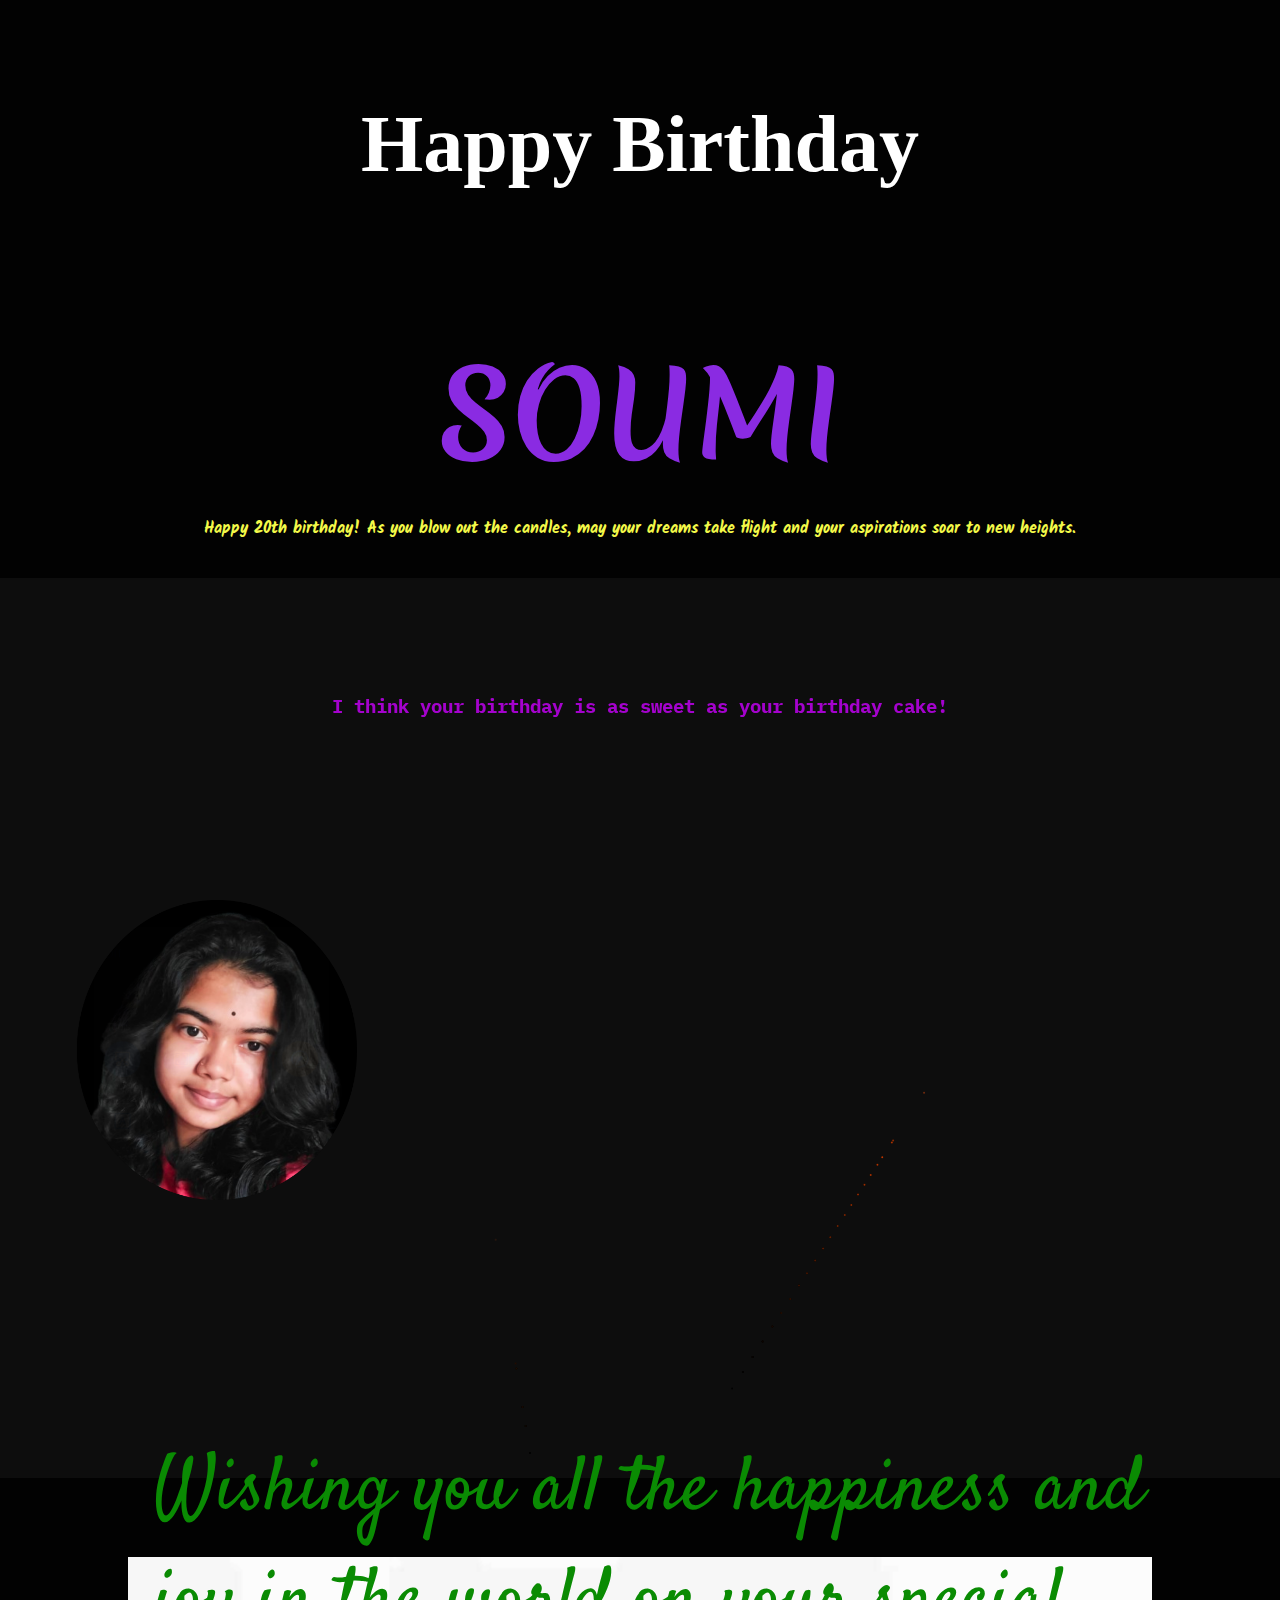
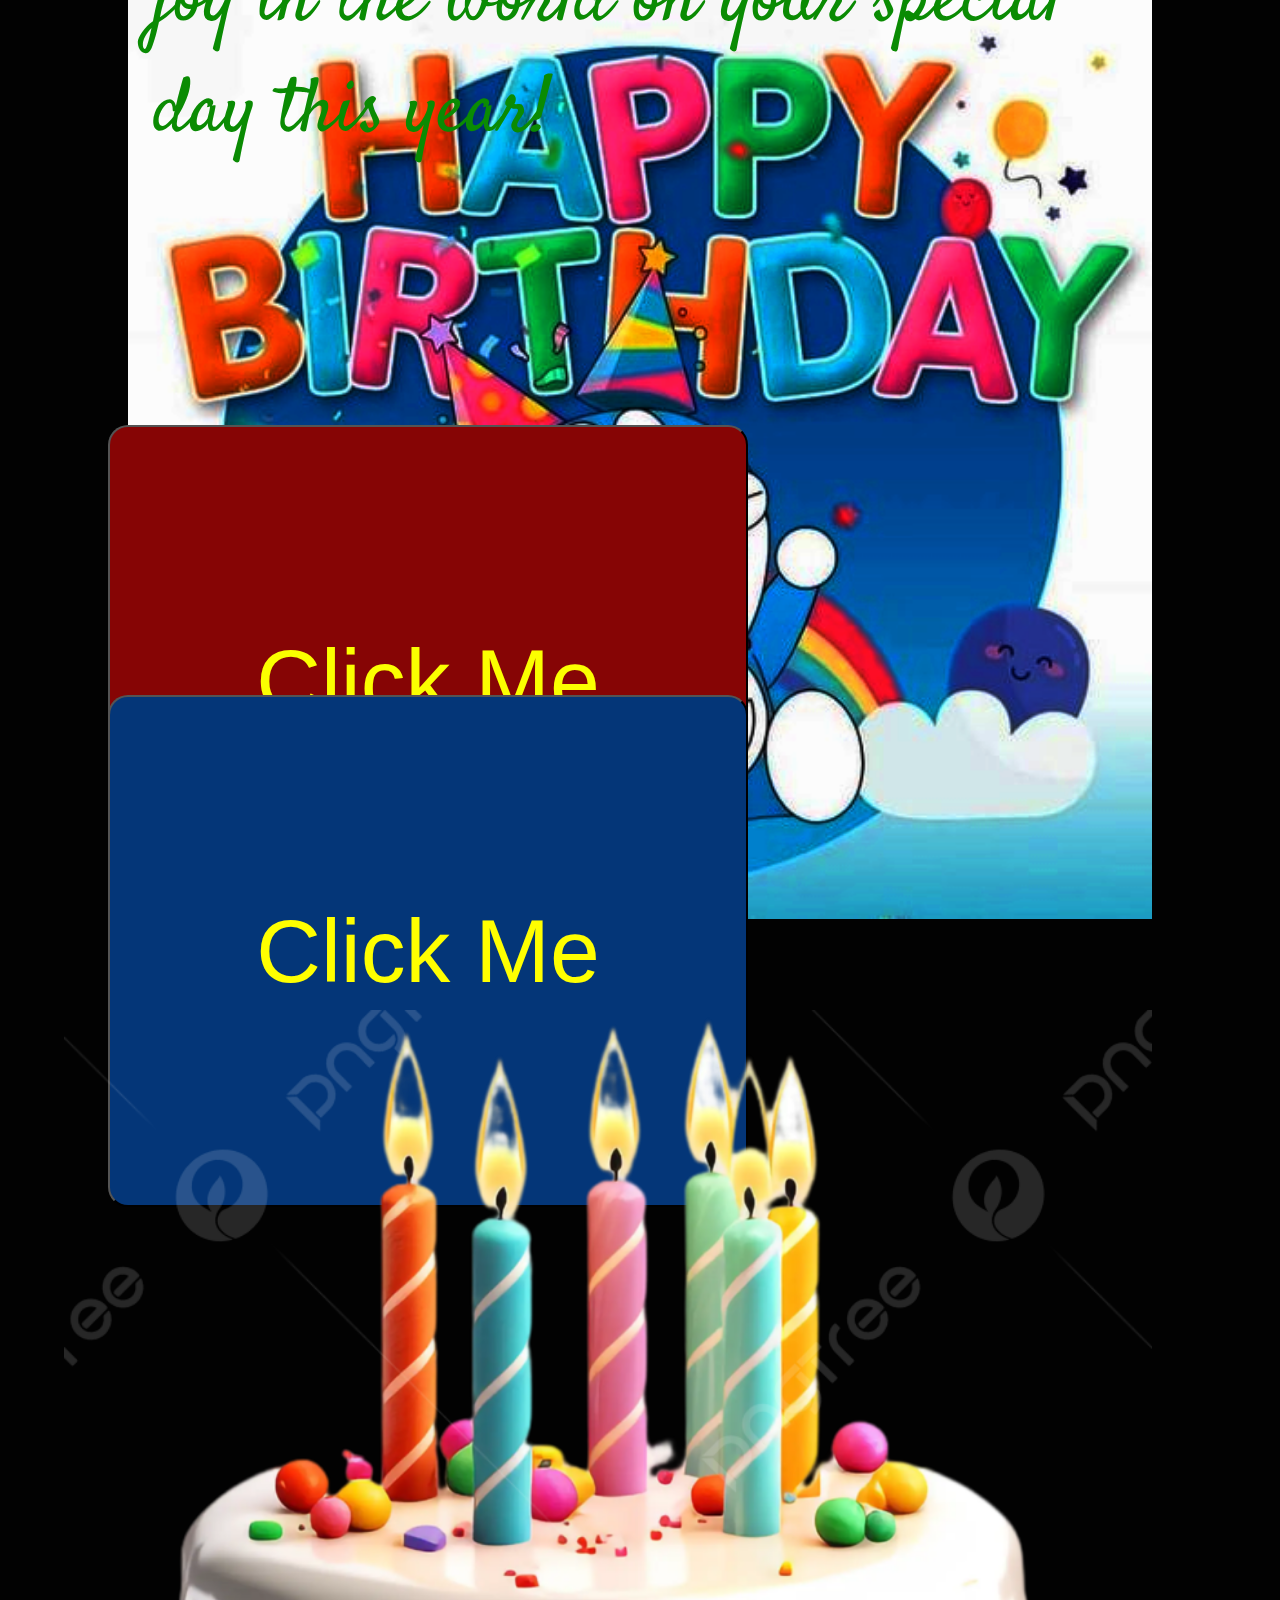
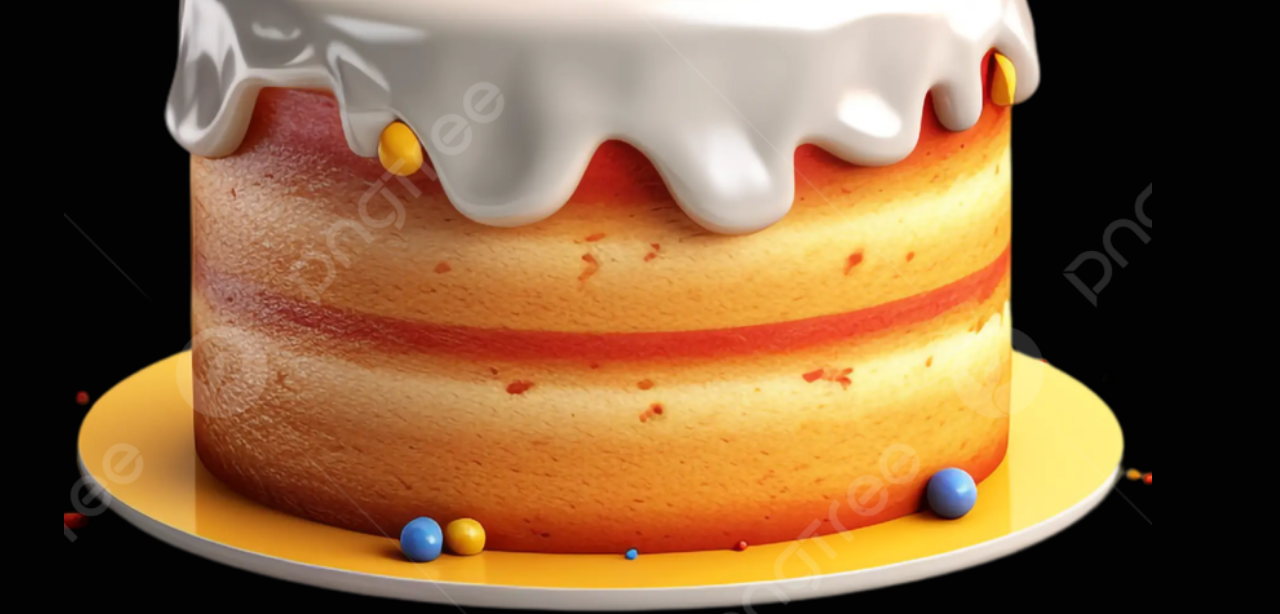
<file: index.html>
<!DOCTYPE html>
<html lang="en">
<head>
    <meta charset="UTF-8">
    <meta name="viewport" content="width=device-width, initial-scale=1.0">
    <title>Document</title>
    <link rel="stylesheet" href="style.css">
</head>
<body>
    <h1 class="heading">Happy Birthday</h1>
    <h1 class="name">SOUMI</h1>
    <h4>Happy 20th birthday! As you blow out the candles, may your dreams take flight and your aspirations soar to new heights.</h4>
    <h3>I think your birthday is as sweet as your birthday cake!</h3>
    <canvas id="birthday"></canvas>
    <img class="image" src="sm.png" alt="">
    <img class="wishes-doremon" src="image2.png" alt="">
    <p class="para">
        Wishing you all the happiness and joy in the world on your special day this year!
    </p>
    <a href="page2.html">
        <button class="link1">Click Me</button>
    </a>
    <a href="page3.html">
        <button class="link2">Click Me</button>
    </a>
    
    <img src="image1.png" alt="" class="cake">
    <script src="script.js"></script>
</body>
</html>
</file>
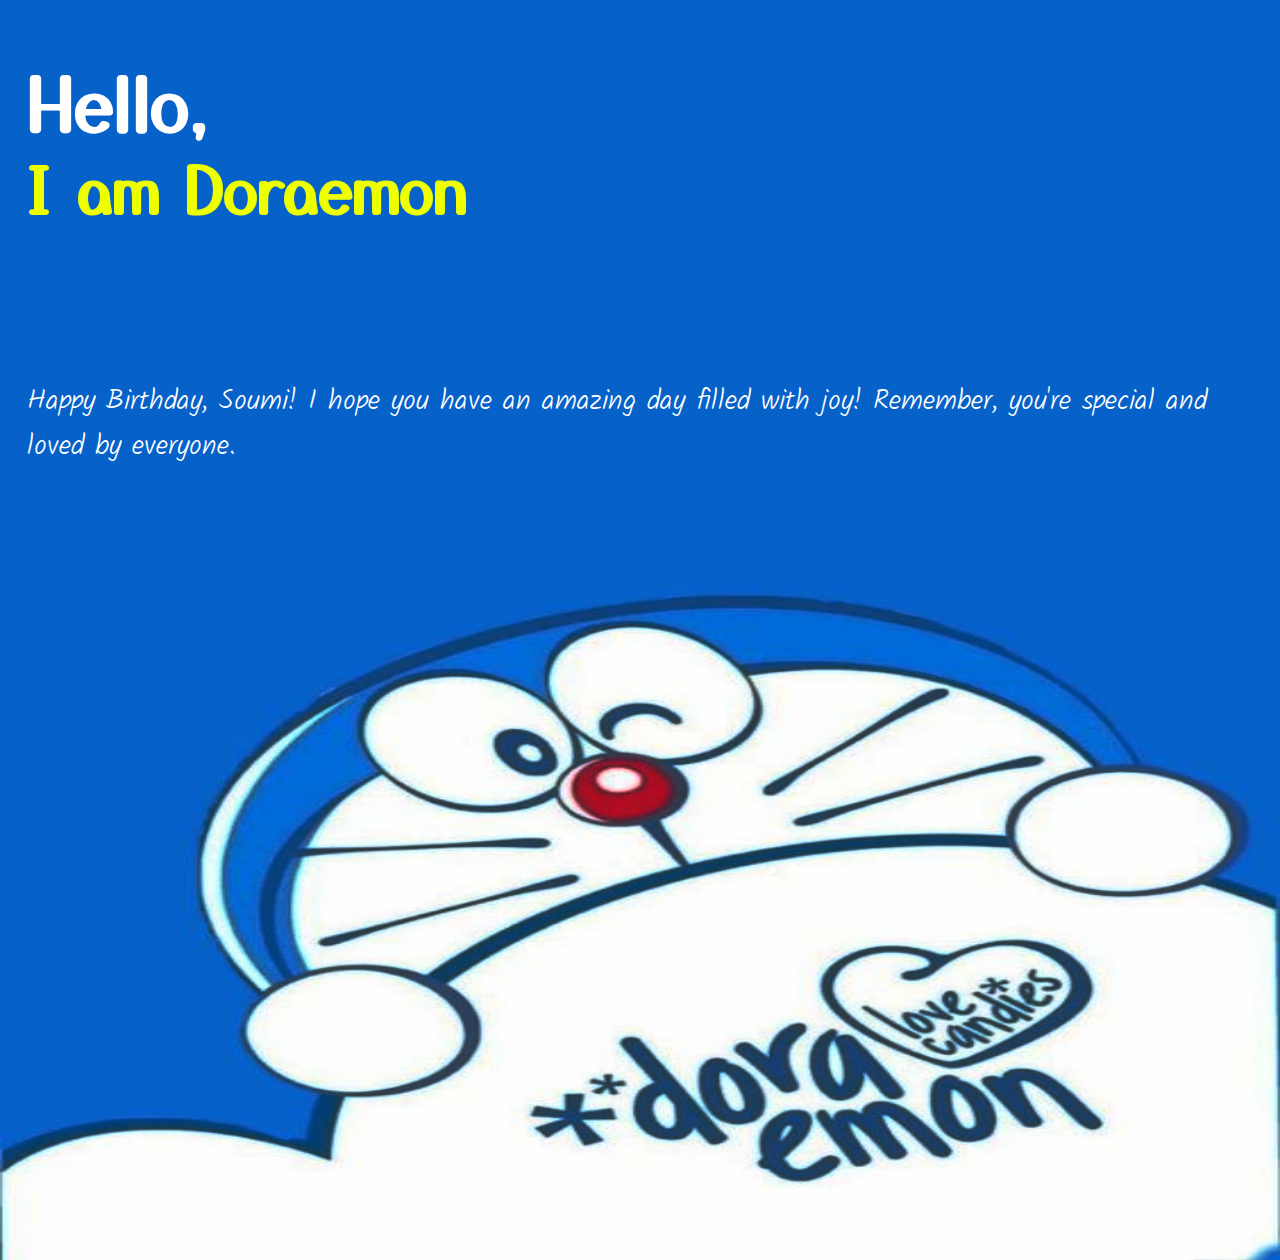
<file: page2.html>
<!DOCTYPE html>
<html lang="en">
<head>
    <meta charset="UTF-8">
    <meta name="viewport" content="width=device-width, initial-scale=1.0">
    <title>Document</title>
    <link rel="stylesheet" href="style2.css">
</head>
<body>
    <div class="bg">
        <img src="page2.png" alt="">
    </div>
    <div class="content">
        <h1 class="header">Hello,</h1>
        <h1 class="intro">I am Doraemon</h1>
        <h4 class="congrats">Happy Birthday, Soumi!
            I hope you have an amazing day filled with joy!
            Remember, you're special and loved by everyone.
        </h4>
    </div>
</body>
</html>
</file>
<file: style.css>
@import url('https://fonts.googleapis.com/css2?family=Kalam:wght@300;400;700&display=swap');

@import url('https://fonts.googleapis.com/css2?family=IBM+Plex+Mono:ital,wght@0,100;0,200;0,300;0,400;0,500;0,600;0,700;1,100;1,200;1,300;1,400;1,500;1,600;1,700&family=Kalam:wght@300;400;700&display=swap');

@import url('https://fonts.googleapis.com/css2?family=Ga+Maamli&family=IBM+Plex+Mono:ital,wght@0,100;0,200;0,300;0,400;0,500;0,600;0,700;1,100;1,200;1,300;1,400;1,500;1,600;1,700&family=Kalam:wght@300;400;700&display=swap');

@import url('https://fonts.googleapis.com/css2?family=Ga+Maamli&family=IBM+Plex+Mono:ital,wght@0,100;0,200;0,300;0,400;0,500;0,600;0,700;1,100;1,200;1,300;1,400;1,500;1,600;1,700&family=Kalam:wght@300;400;700&family=Merienda:wght@300..900&display=swap');

@import url('https://fonts.googleapis.com/css2?family=Satisfy&display=swap');

body {
    margin: 0;
    background: #020202;
    cursor: crosshair;
    height: 100%;
    min-height: 250vh;
}

canvas {
    display: block
}

.heading{
    position: absolute;
    top: 10%;
    left: 50%;
    transform: translate(-50%, -50%);
    color: #fff;
    font-family: "Source Sans Pro";
    font-size: 5em;
    font-weight: 900;
    -webkit-user-select: none;
    user-select: none;
    text-align: center;
}
.name {
    width: auto;
    height: auto;
    padding-top: 28vh;
    /* padding-left: 30vw; */
    text-align: center;
    font-family: 'Source Sans Pro';
    font-size: 13vh;
    color: blueviolet;
    font-family: 'Merienda';
}
h4 {
    position: absolute;
    top: 55vh;
    color: rgb(243, 249, 73);
    left: 20px;
    right: 20px;
    justify-content: center;
    text-align: center;
    font-family: 'Kalam';
}
h3 {
    position: absolute;
    top: 75vh;
    color: rgba(204, 0, 255, 0.797);
    left: 20px;
    right: 20px;
    justify-content: center;
    text-align: center;
    font-family: 'IBM Plex Mono';
}

.para {
    position: absolute;
    justify-content: center;
    align-items: center;
    color: rgb(10, 139, 3);
    left: 12vw;
    right: 9vw;
    top: 151vh;
    font-family: 'Satisfy';
    font-size: 6vw;
}
.wishes-doremon{
    position: absolute;
    width: 80%;
    left: 10vw;
    right: 10vw;
    top: 173vh;
}
.link1 {
    position: absolute;
    height: 40vw;
    width: 50vw;
    color: rgb(251, 255, 0);
    background-color: rgb(134, 5, 5);
    border-radius: 20px;
    font-size: 7vw;
    top: 225vh;
    left: 12vh;
}
.link2 {
    position: absolute;
    height: 40vw;
    width: 50vw;
    color: yellow;
    background-color: rgb(4, 54, 120);
    border-radius: 20px;
    font-size: 7vw;
    top: 255vh;
    left: 12vh;
}
.cake {
    position: absolute;
    width: 85vw;
    left: 5vw;
    right: 20vw;
    top: 290vh;
}

.image {
    height: 300px;
    width: 280px;
    position: absolute;
    top: 100vh;
    left: 6vw;
    right: 6vw;
}
</file>
<file: style2.css>
@import url('https://fonts.googleapis.com/css2?family=Yusei+Magic&display=swap');

@import url('https://fonts.googleapis.com/css2?family=DynaPuff:wght@400..700&display=swap');

@import url('https://fonts.googleapis.com/css2?family=DynaPuff:wght@400..700&family=Kalam:wght@300;400;700&display=swap');

body {
    margin: 0;
    background: black;
    cursor: crosshair;
    height: 100%;
    width: 100%;
}

.bg img{
    position: absolute;
    height: 140vh;
    width:100%;
}

.header {
    position: absolute;
    font-family: 'Yusei Magic';
    font-size: 8vh;
    padding-left: 3vh;
    padding-top: 0vh;
    color: rgb(255, 255, 255);
}

.intro {
    position: absolute;
    font-family: 'Yusei Magic';
    font-size: 7vh;
    padding-left: 3vh;
    padding-top: 11vh;
    color: rgb(238, 255, 0);
}

.congrats {
    position: absolute;
    font-family: 'Kalam';
    font-size: 3.1vh;
    padding-left: 3vh;
    padding-top: 38vh;
    padding-right: 2.5vh;
    color: rgb(255, 255, 255);
    font-weight: 100;
}
</file>
